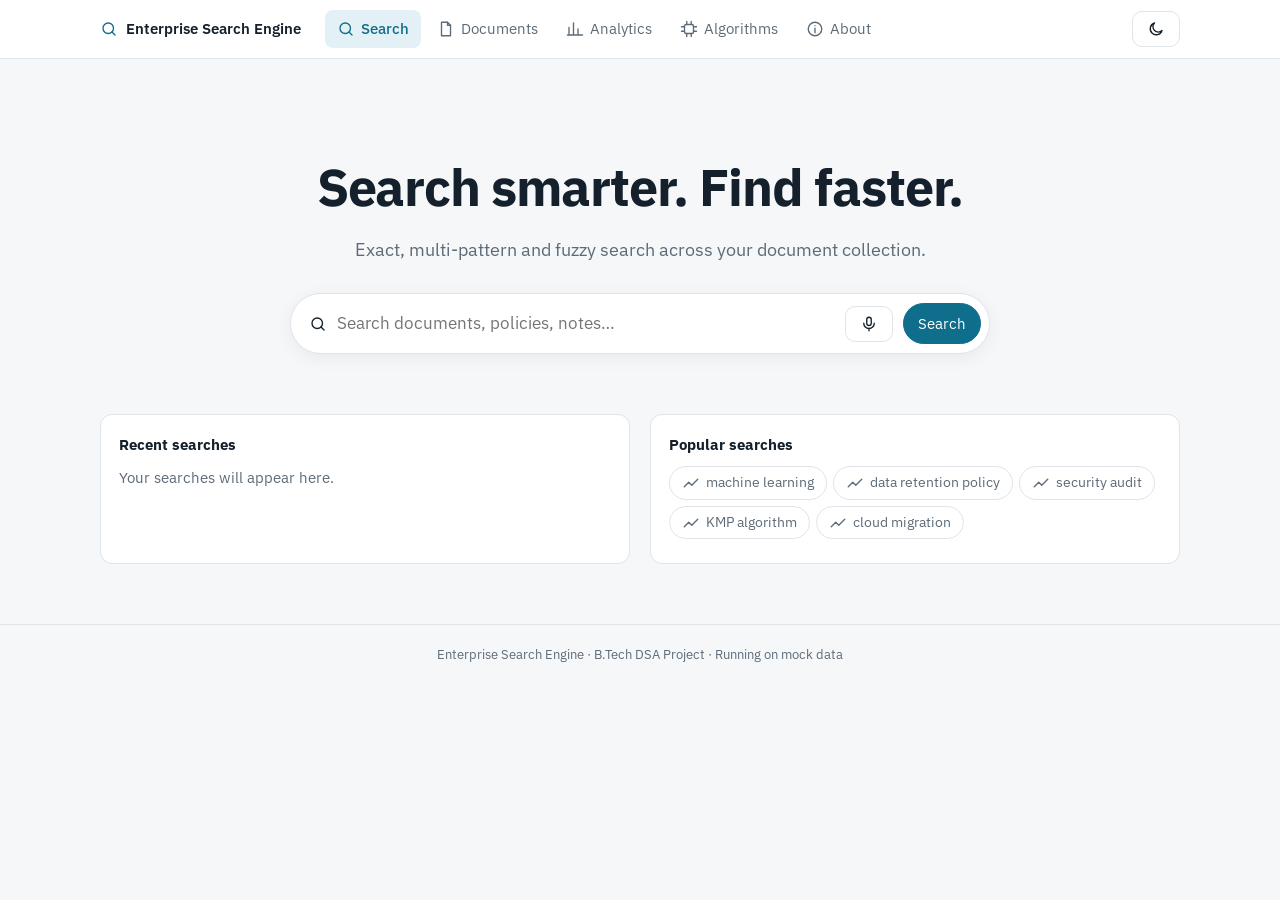
<file: frontend/src/index.html>
<!DOCTYPE html>
<html lang="en"><head><meta charset="UTF-8"><meta name="viewport" content="width=device-width,initial-scale=1">
    <title>Search · Enterprise Search Engine</title>
    <link rel="preconnect" href="https://fonts.googleapis.com"><link href="https://fonts.googleapis.com/css2?family=IBM+Plex+Sans:wght@400;500;600&display=swap" rel="stylesheet">
    <link rel="stylesheet" href="css/style.css"></head>
<body data-page="search" data-view="home"><header class="nav" id="nav"></header>
<main id="app"><div class="wrap"><section class="hero"><h1>Search smarter. Find faster.</h1><p>Exact, multi-pattern and fuzzy search across your document collection.</p><div class="sbox" id="sbox"></div></section><div class="grid2"><div class="card"><h3>Recent searches</h3><div id="recent"></div></div><div class="card"><h3>Popular searches</h3><div id="popular"></div></div></div></div></main>
<footer>Enterprise Search Engine · B.Tech DSA Project · Running on mock data</footer>
<script src="js/mockData.js"></script><script src="js/api.js"></script><script src="js/app.js"></script><script src="js/search.js"></script>
</body></html>
</file>
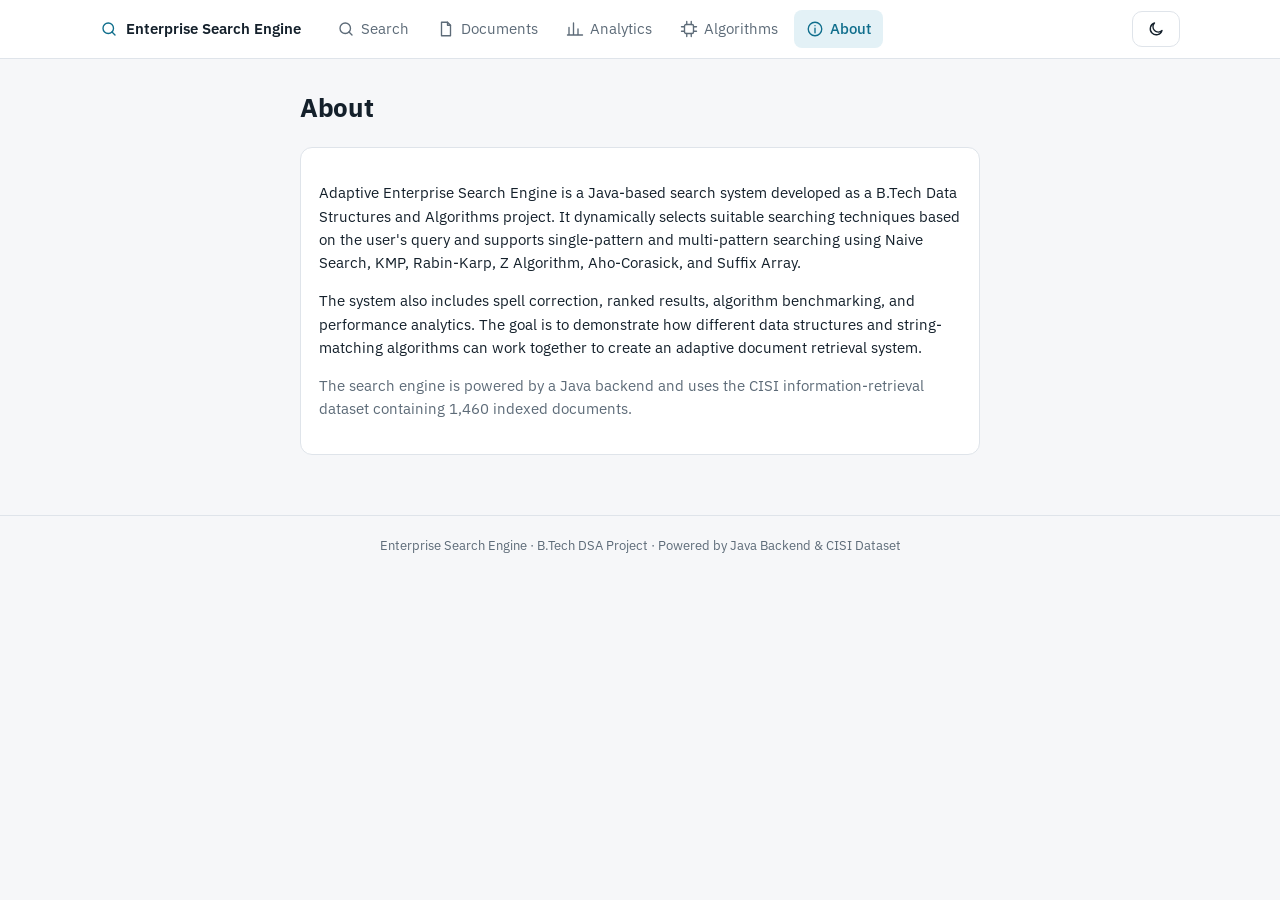
<file: frontend/src/about.html>
<!DOCTYPE html>
<html lang="en"><head><meta charset="UTF-8"><meta name="viewport" content="width=device-width,initial-scale=1">
    <title>About · Enterprise Search Engine</title>
    <link rel="preconnect" href="https://fonts.googleapis.com"><link href="https://fonts.googleapis.com/css2?family=IBM+Plex+Sans:wght@400;500;600&display=swap" rel="stylesheet">
    <link rel="stylesheet" href="css/style.css"></head>
<body data-page="about"><header class="nav" id="nav"></header>
<main id="app"></main>
<footer>Enterprise Search Engine · B.Tech DSA Project · Powered by Java Backend & CISI Dataset</footer>
<script src="js/mockData.js"></script><script src="js/api.js"></script><script src="js/app.js"></script>
</body></html>
</file>
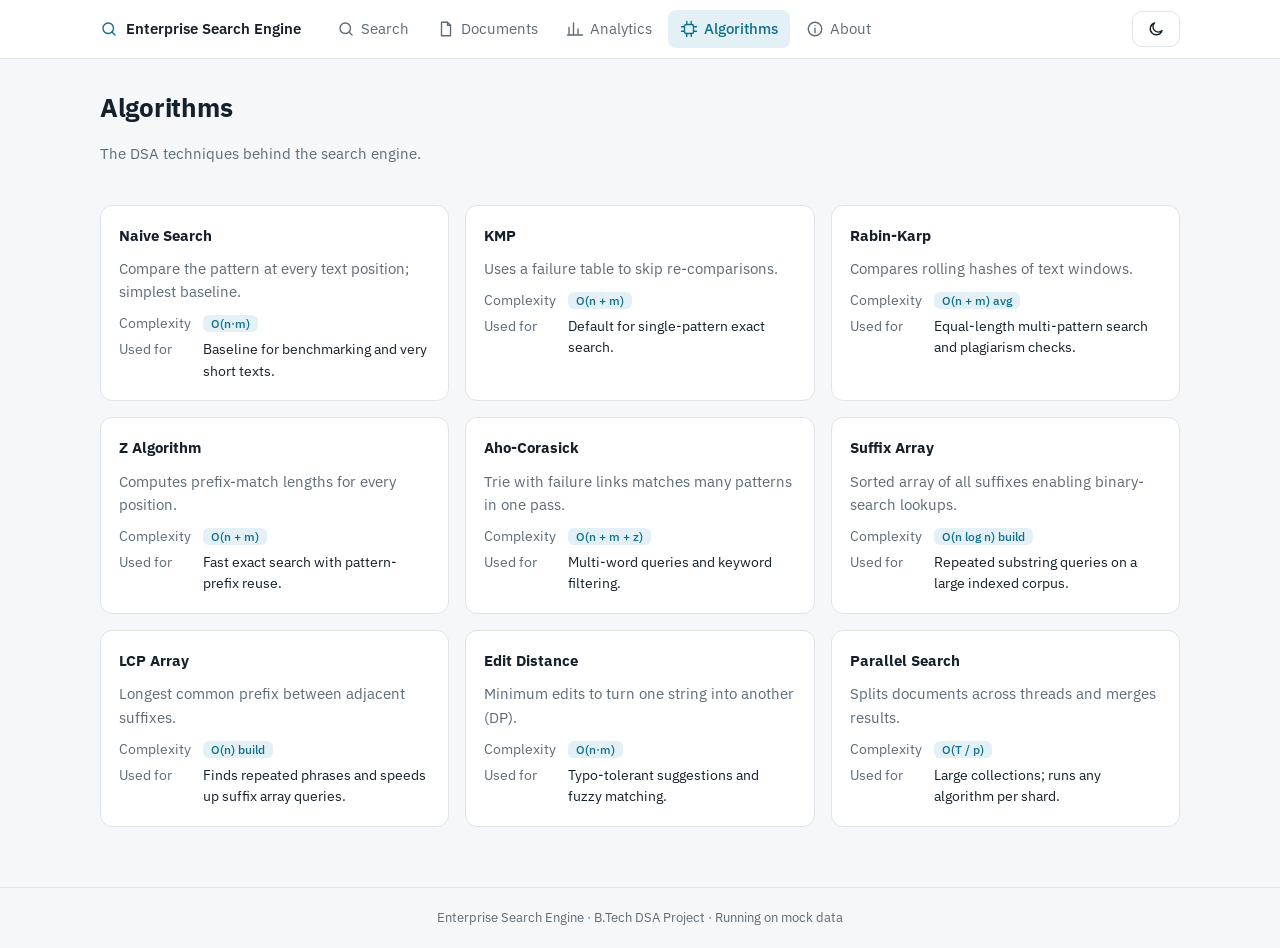
<file: frontend/src/algorithms.html>
<!DOCTYPE html>
<html lang="en"><head><meta charset="UTF-8"><meta name="viewport" content="width=device-width,initial-scale=1">
    <title>Algorithms · Enterprise Search Engine</title>
    <link rel="preconnect" href="https://fonts.googleapis.com"><link href="https://fonts.googleapis.com/css2?family=IBM+Plex+Sans:wght@400;500;600&display=swap" rel="stylesheet">
    <link rel="stylesheet" href="css/style.css"></head>
<body data-page="algorithms"><header class="nav" id="nav"></header>
<main id="app"></main>
<footer>Enterprise Search Engine · B.Tech DSA Project · Running on mock data</footer>
<script src="js/mockData.js"></script><script src="js/api.js"></script><script src="js/app.js"></script>
</body></html>
</file>
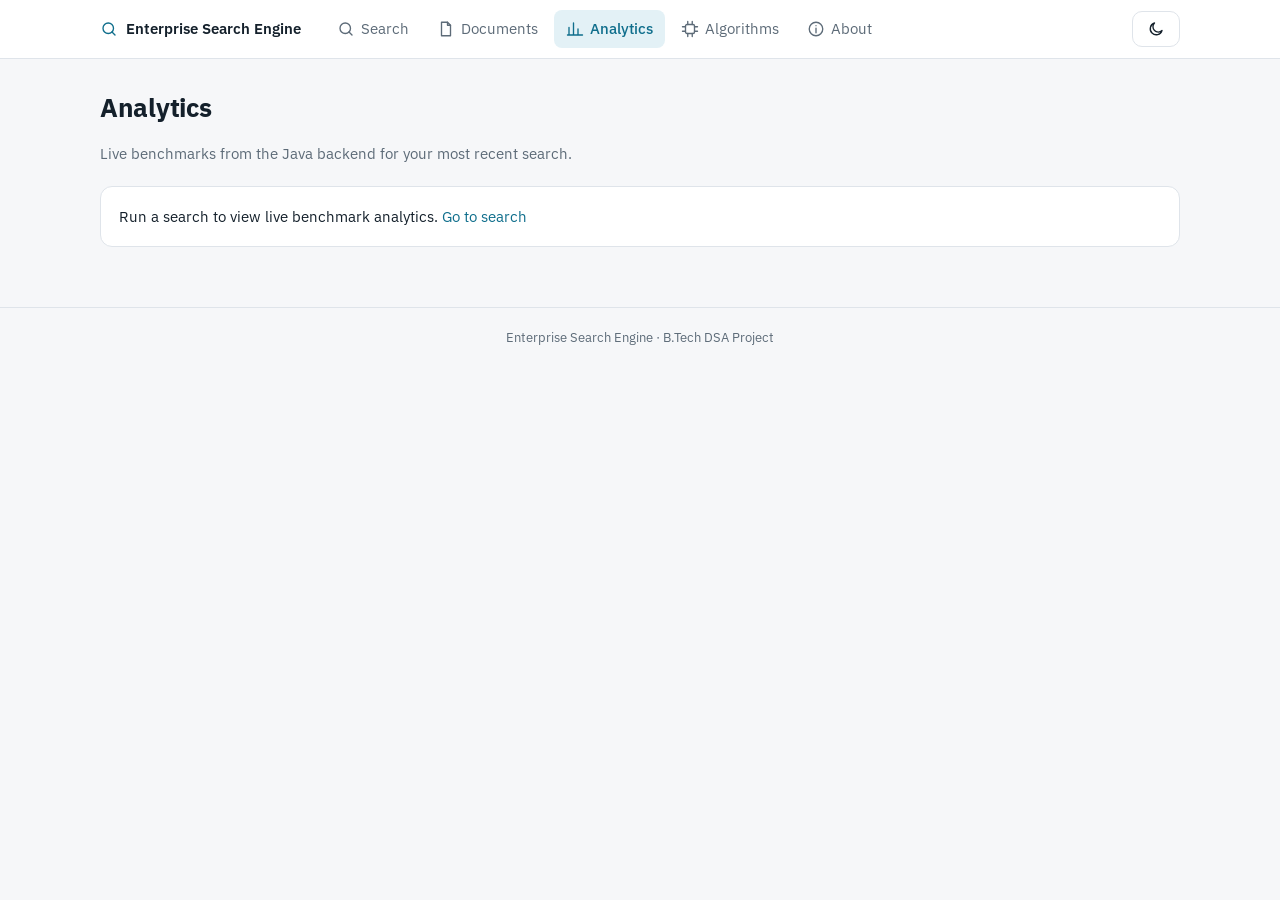
<file: frontend/src/analytics.html>
<!DOCTYPE html>
<html lang="en"><head><meta charset="UTF-8"><meta name="viewport" content="width=device-width,initial-scale=1">
    <title>Analytics · Enterprise Search Engine</title>
    <link rel="preconnect" href="https://fonts.googleapis.com"><link href="https://fonts.googleapis.com/css2?family=IBM+Plex+Sans:wght@400;500;600&display=swap" rel="stylesheet">
    <link rel="stylesheet" href="css/style.css"></head>
<body data-page="analytics"><header class="nav" id="nav"></header>
<main id="app"><div class="wrap">
    <h2 class="pt">Analytics</h2>
    <p class="muted">Live benchmarks from the Java backend for your most recent search.</p>

    <div class="card" id="empty" hidden style="margin:20px 0 60px">Run a search to view live benchmark analytics. <a href="index.html" style="color:var(--accent)">Go to search</a></div>
    <div class="card" id="err" hidden style="margin-top:20px;border-color:#c0392b"></div>

    <div id="live" hidden>
        <div class="summary" style="margin-top:16px"><span id="summary"></span><button id="rerun" type="button">Re-run benchmark</button></div>
        <div class="stats" id="stats"></div>
        <div class="grid2" style="padding-top:0">
            <div class="card"><h3>Average execution time</h3><div id="bars"></div></div>
            <div class="card"><h3>Speed relative to slowest</h3><div id="lines"></div></div>
        </div>
        <div class="card" style="margin-bottom:60px;overflow-x:auto"><table id="table"></table></div>
    </div>
</div></main>
<footer>Enterprise Search Engine · B.Tech DSA Project</footer>
<script src="js/mockData.js"></script><script src="js/api.js"></script><script src="js/app.js"></script><script src="js/analytics.js"></script>
</body></html>
</file>
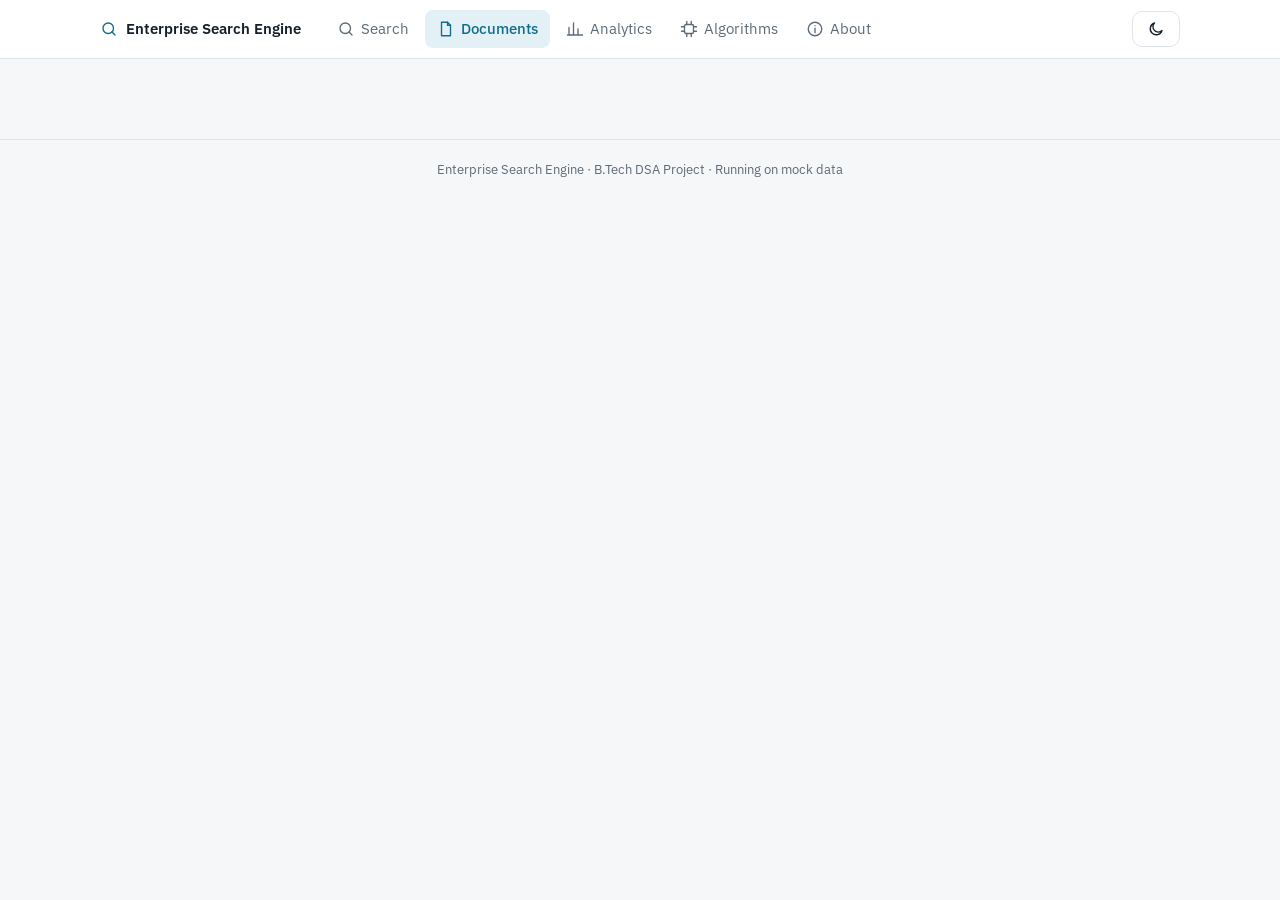
<file: frontend/src/document.html>
<!DOCTYPE html>
<html lang="en"><head><meta charset="UTF-8"><meta name="viewport" content="width=device-width,initial-scale=1">
    <title>Document · Enterprise Search Engine</title>
    <link rel="preconnect" href="https://fonts.googleapis.com"><link href="https://fonts.googleapis.com/css2?family=IBM+Plex+Sans:wght@400;500;600&display=swap" rel="stylesheet">
    <link rel="stylesheet" href="css/style.css"></head>
<body data-page="documents" data-view="document"><header class="nav" id="nav"></header>
<main id="app"><div class="wrap" id="doc" style="padding:20px 20px 60px"></div></main>
<footer>Enterprise Search Engine · B.Tech DSA Project · Running on mock data</footer>
<script src="js/mockData.js"></script><script src="js/api.js"></script><script src="js/app.js"></script><script src="js/search.js"></script>
</body></html>
</file>
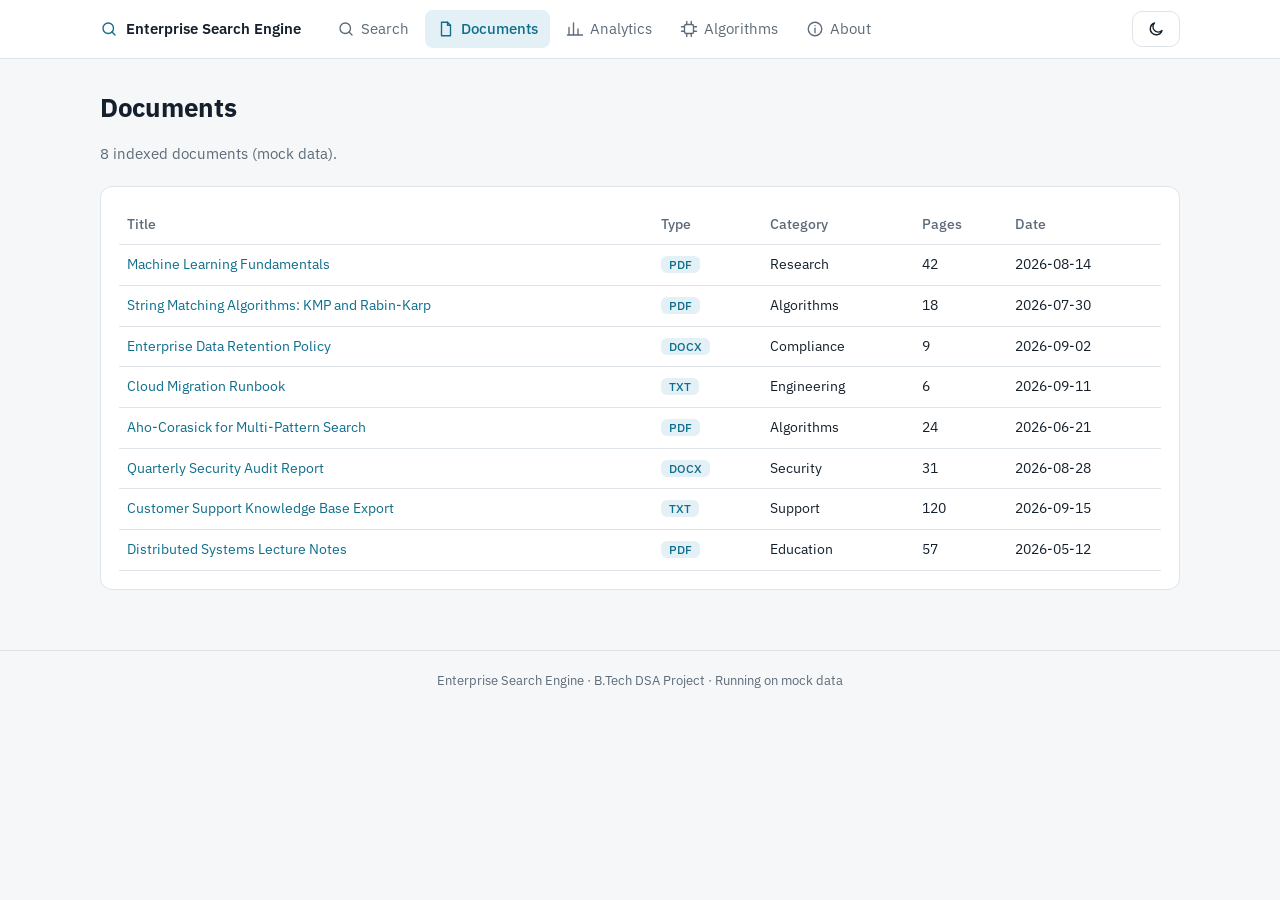
<file: frontend/src/documents.html>
<!DOCTYPE html>
<html lang="en"><head><meta charset="UTF-8"><meta name="viewport" content="width=device-width,initial-scale=1">
    <title>Documents · Enterprise Search Engine</title>
    <link rel="preconnect" href="https://fonts.googleapis.com"><link href="https://fonts.googleapis.com/css2?family=IBM+Plex+Sans:wght@400;500;600&display=swap" rel="stylesheet">
    <link rel="stylesheet" href="css/style.css"></head>
<body data-page="documents"><header class="nav" id="nav"></header>
<main id="app"></main>
<footer>Enterprise Search Engine · B.Tech DSA Project · Running on mock data</footer>
<script src="js/mockData.js"></script><script src="js/api.js"></script><script src="js/app.js"></script>
</body></html>
</file>
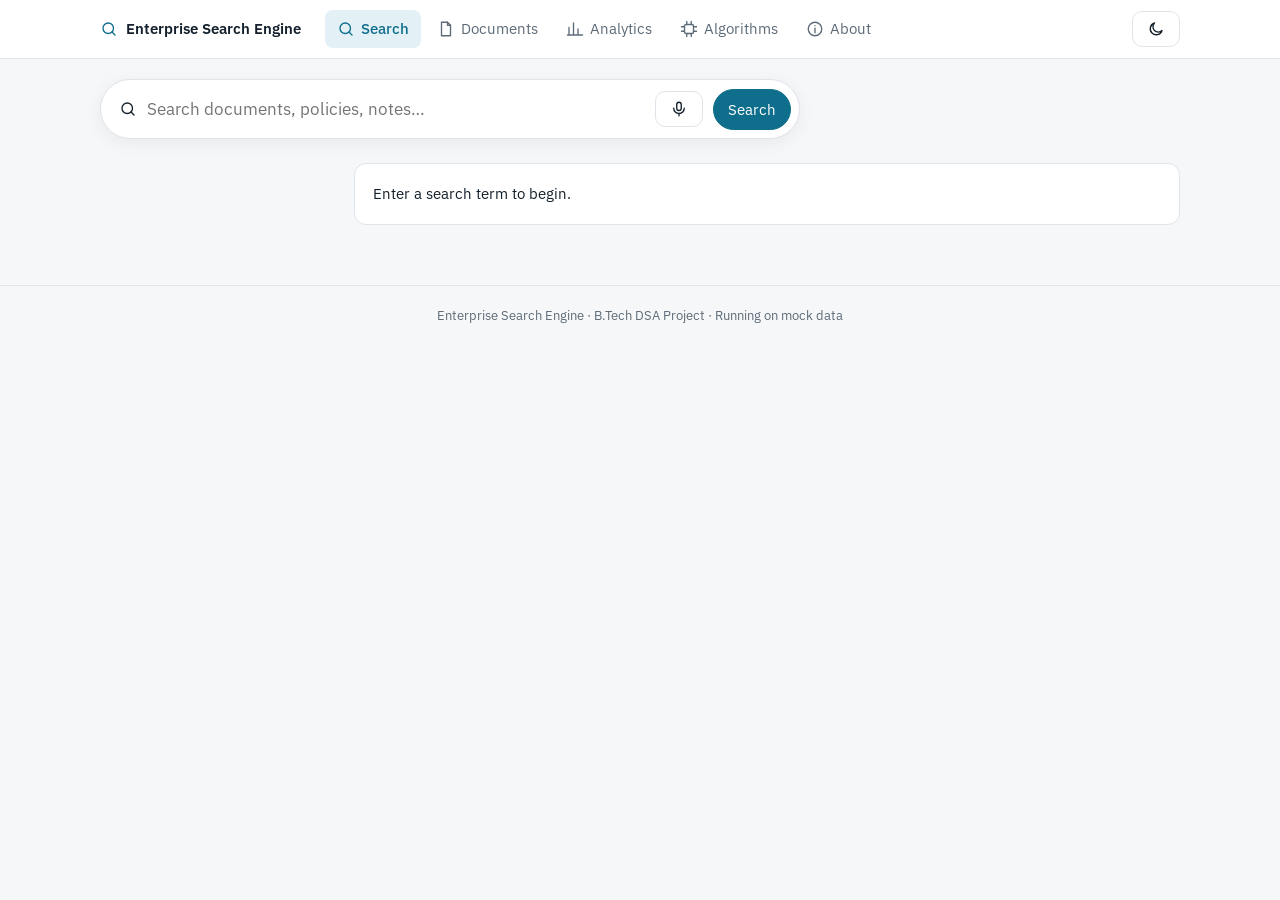
<file: frontend/src/search.html>
<!DOCTYPE html>
<html lang="en"><head><meta charset="UTF-8"><meta name="viewport" content="width=device-width,initial-scale=1">
    <title>Results · Enterprise Search Engine</title>
    <link rel="preconnect" href="https://fonts.googleapis.com"><link href="https://fonts.googleapis.com/css2?family=IBM+Plex+Sans:wght@400;500;600&display=swap" rel="stylesheet">
    <link rel="stylesheet" href="css/style.css"></head>
<body data-page="search" data-view="results"><header class="nav" id="nav"></header>
<main id="app"><div class="wrap"><div style="padding-top:20px"><div class="sbox" id="sbox" style="margin:0"></div></div><div class="layout"><aside id="filters"></aside><section id="results"></section></div></div></main>
<footer>Enterprise Search Engine · B.Tech DSA Project · Running on mock data</footer>
<script src="js/mockData.js"></script><script src="js/api.js"></script><script src="js/app.js"></script><script src="js/search.js"></script>
</body></html>
</file>
<file: frontend/src/css/style.css>
/* Enterprise Search Engine - theme tokens: light default, dark via [data-theme=dark] */
:root{--bg:#f6f7f9;--surface:#fff;--ink:#14202b;--muted:#5d6b78;--line:#dfe4ea;--accent:#0f6e8c;--accent-soft:#e3f1f6;--mark:#fff1b8;--ok:#1d8a5b;--r:12px}
[data-theme=dark]{--bg:#0e141b;--surface:#16202a;--ink:#e6edf3;--muted:#8b9aa8;--line:#25323f;--accent:#4fb3d0;--accent-soft:#12303b;--mark:#5a4a12;--ok:#4cc38a}
*{box-sizing:border-box}
body{margin:0;background:var(--bg);color:var(--ink);font:15px/1.55 "IBM Plex Sans",system-ui,sans-serif}
a{color:inherit;text-decoration:none}
svg.i{width:18px;height:18px;fill:none;stroke:currentColor;stroke-width:1.8;stroke-linecap:round;stroke-linejoin:round;flex:none}
:focus-visible{outline:2px solid var(--accent);outline-offset:2px}
.wrap{max-width:1120px;margin:0 auto;padding:0 20px}
header.nav{background:var(--surface);border-bottom:1px solid var(--line);position:sticky;top:0;z-index:5}
header .wrap{display:flex;align-items:center;gap:24px;height:58px}
.brand{font-weight:600;display:flex;gap:8px;align-items:center;color:var(--accent)}
.brand span{color:var(--ink)}
nav{display:flex;gap:4px;flex:1}
nav a{padding:7px 12px;border-radius:8px;color:var(--muted);display:flex;gap:6px;align-items:center;transition:background .15s}
nav a:hover{background:var(--accent-soft)}
nav a.on{color:var(--accent);background:var(--accent-soft);font-weight:500}
button,.btn{font:inherit;cursor:pointer;border:1px solid var(--line);background:var(--surface);color:var(--ink);border-radius:10px;padding:8px 14px;display:inline-flex;gap:6px;align-items:center}
.btn.p{background:var(--accent);border-color:var(--accent);color:#fff}
.btn:hover,button:hover{border-color:var(--accent)}
.hero{padding:88px 0 40px;text-align:center}
.hero h1{font-size:clamp(32px,6vw,52px);margin:0 0 8px;letter-spacing:-.02em}
.hero p{color:var(--muted);margin:0 0 30px;font-size:18px}
.sbox{position:relative;max-width:700px;margin:0 auto}
.sbar{display:flex;align-items:center;gap:10px;background:var(--surface);border:1px solid var(--line);border-radius:999px;padding:8px 8px 8px 18px;box-shadow:0 4px 18px rgba(0,0,0,.06)}
.sbar:focus-within{border-color:var(--accent)}
.sbar input{flex:1;border:0;background:none;font:inherit;font-size:17px;color:var(--ink);outline:0;min-width:0;padding:8px 0}
.sbar .btn{border-radius:999px}
.sugg{position:absolute;left:0;right:0;top:100%;margin-top:6px;background:var(--surface);border:1px solid var(--line);border-radius:var(--r);text-align:left;overflow:hidden;z-index:4}
.sugg div{padding:10px 18px;cursor:pointer;display:flex;gap:10px;align-items:center}
.sugg div:hover,.sugg .sel{background:var(--accent-soft)}
.grid2{display:grid;grid-template-columns:1fr 1fr;gap:20px;padding:20px 0 60px}
.card{background:var(--surface);border:1px solid var(--line);border-radius:var(--r);padding:18px}
.card h3{margin:0 0 10px;font-size:15px}
.chip{display:inline-flex;gap:6px;align-items:center;border:1px solid var(--line);border-radius:999px;padding:5px 12px;margin:0 6px 6px 0;color:var(--muted);cursor:pointer;font-size:14px;background:var(--surface)}
.chip:hover{border-color:var(--accent);color:var(--accent)}
.layout{display:grid;grid-template-columns:230px 1fr;gap:24px;padding:24px 0 60px;align-items:start}
.side label{display:flex;gap:8px;padding:5px 0;cursor:pointer}
.side h4{margin:14px 0 6px;font-size:13px;color:var(--muted);font-weight:500}
.side select{width:100%;padding:8px;border-radius:8px;border:1px solid var(--line);background:var(--surface);color:var(--ink);font:inherit}
.summary{display:flex;justify-content:space-between;flex-wrap:wrap;gap:8px;margin-bottom:14px}
.summary b{font-size:18px}.muted{color:var(--muted)}
details.algo{border-left:3px solid var(--accent);margin-bottom:16px}
details summary{cursor:pointer;font-weight:500}
.res{display:block;margin-bottom:12px;transition:border-color .15s,transform .15s}
.res:hover{border-color:var(--accent);transform:translateY(-1px)}
.res h3 a{color:var(--accent);font-size:17px}
.res p{margin:6px 0 10px}
mark{background:var(--mark);color:inherit;border-radius:3px;padding:0 2px}
.meta{display:flex;flex-wrap:wrap;gap:8px 16px;font-size:13px;color:var(--muted)}
.tag{background:var(--accent-soft);color:var(--accent);border-radius:6px;padding:1px 8px;font-size:12px;font-weight:500}
.rel{font-weight:600;color:var(--ok)}
.bar{height:6px;background:var(--line);border-radius:6px;overflow:hidden}.bar i{display:block;height:100%;background:var(--accent)}
.stats{display:grid;grid-template-columns:repeat(4,1fr);gap:14px;margin-bottom:20px}
.stat b{display:block;font-size:26px}
.cards{display:grid;grid-template-columns:repeat(auto-fill,minmax(310px,1fr));gap:16px;padding:24px 0 60px}
.cards dl{margin:10px 0 0;display:grid;grid-template-columns:auto 1fr;gap:4px 12px;font-size:14px}
.cards dt{color:var(--muted)}.cards dd{margin:0}
h2.pt{margin:28px 0 4px;font-size:26px;letter-spacing:-.01em}
table{width:100%;border-collapse:collapse;font-size:14px}
th,td{text-align:left;padding:9px 8px;border-bottom:1px solid var(--line)}th{color:var(--muted);font-weight:500}
.fulltext{white-space:pre-wrap;line-height:1.8;font-size:16px}
.chart{width:100%;height:auto;display:block}.chart text{fill:var(--muted);font-size:12px}
footer{border-top:1px solid var(--line);padding:20px;text-align:center;color:var(--muted);font-size:13px}
@media(max-width:820px){.layout,.grid2{grid-template-columns:1fr}.stats{grid-template-columns:1fr 1fr}nav a span{display:none}header .wrap{gap:10px}.hero{padding-top:50px}}
@media(prefers-reduced-motion:reduce){*{transition:none!important}}
</file>
